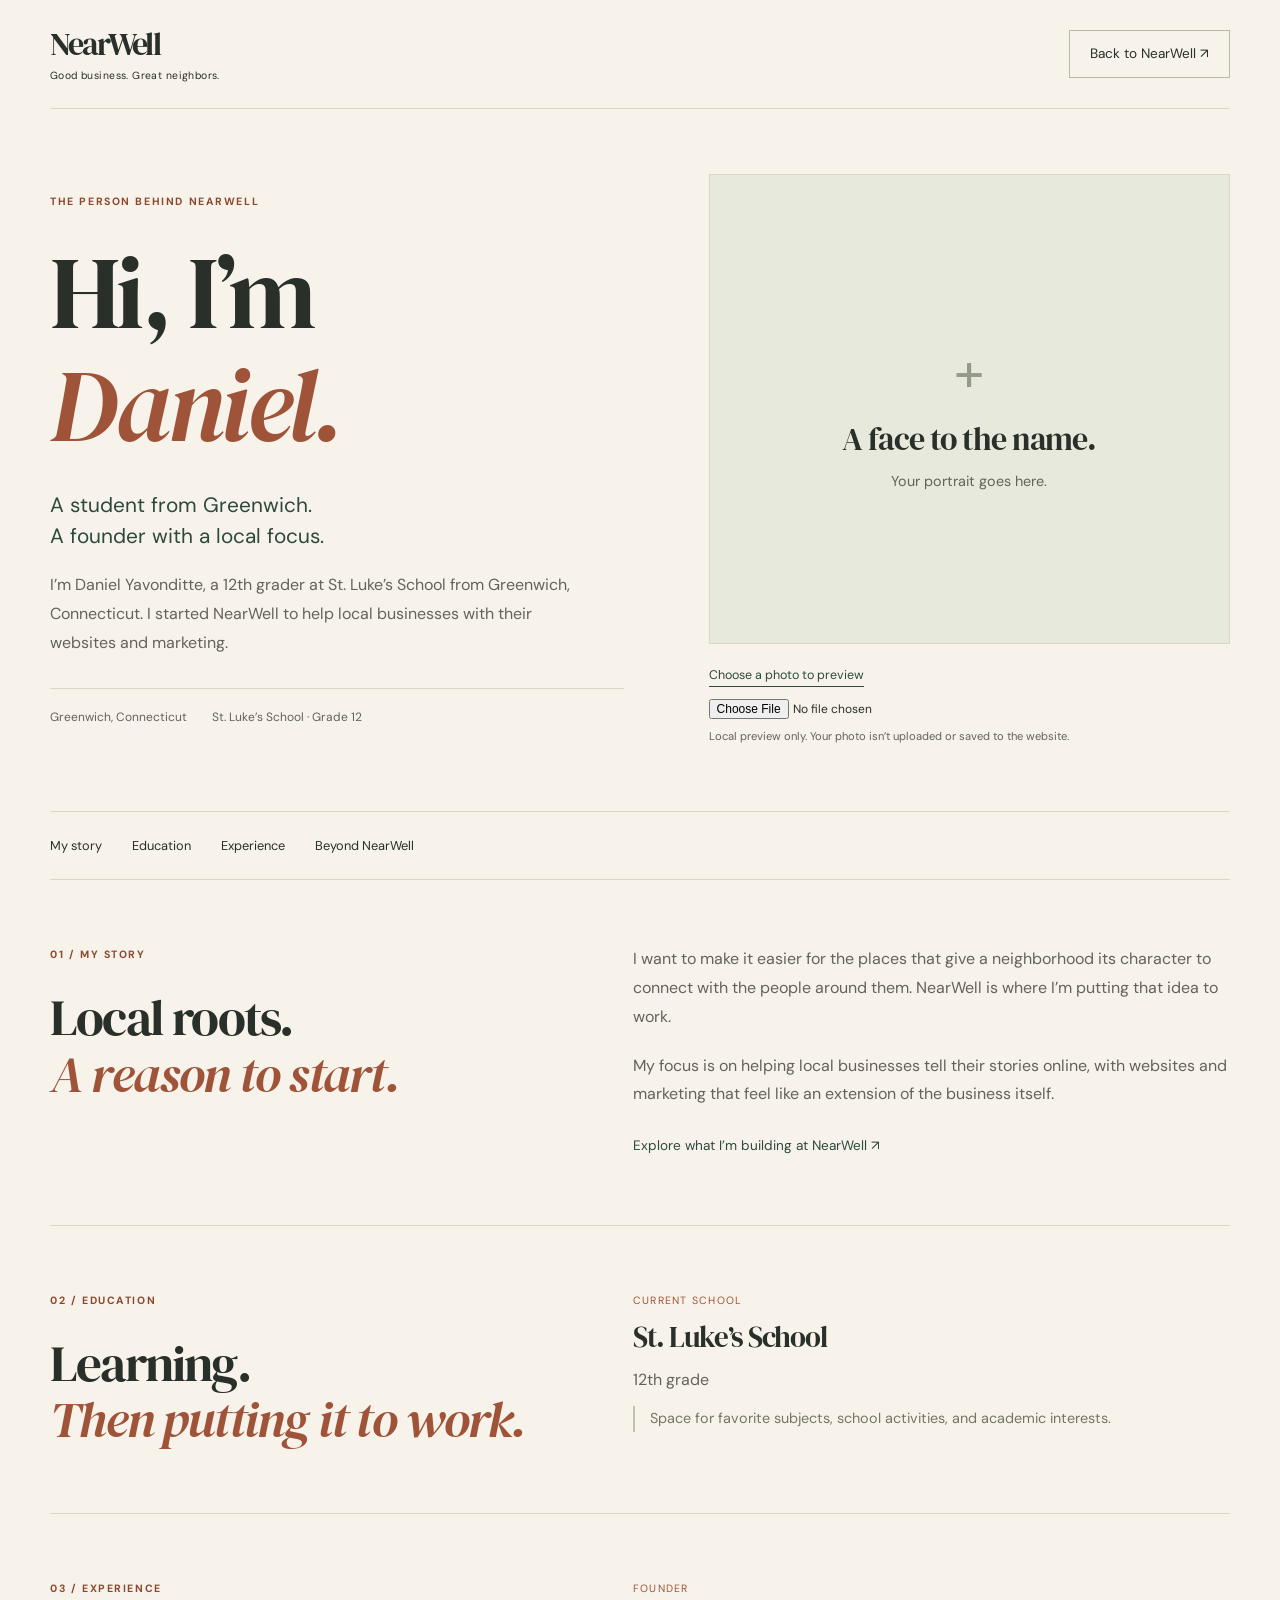
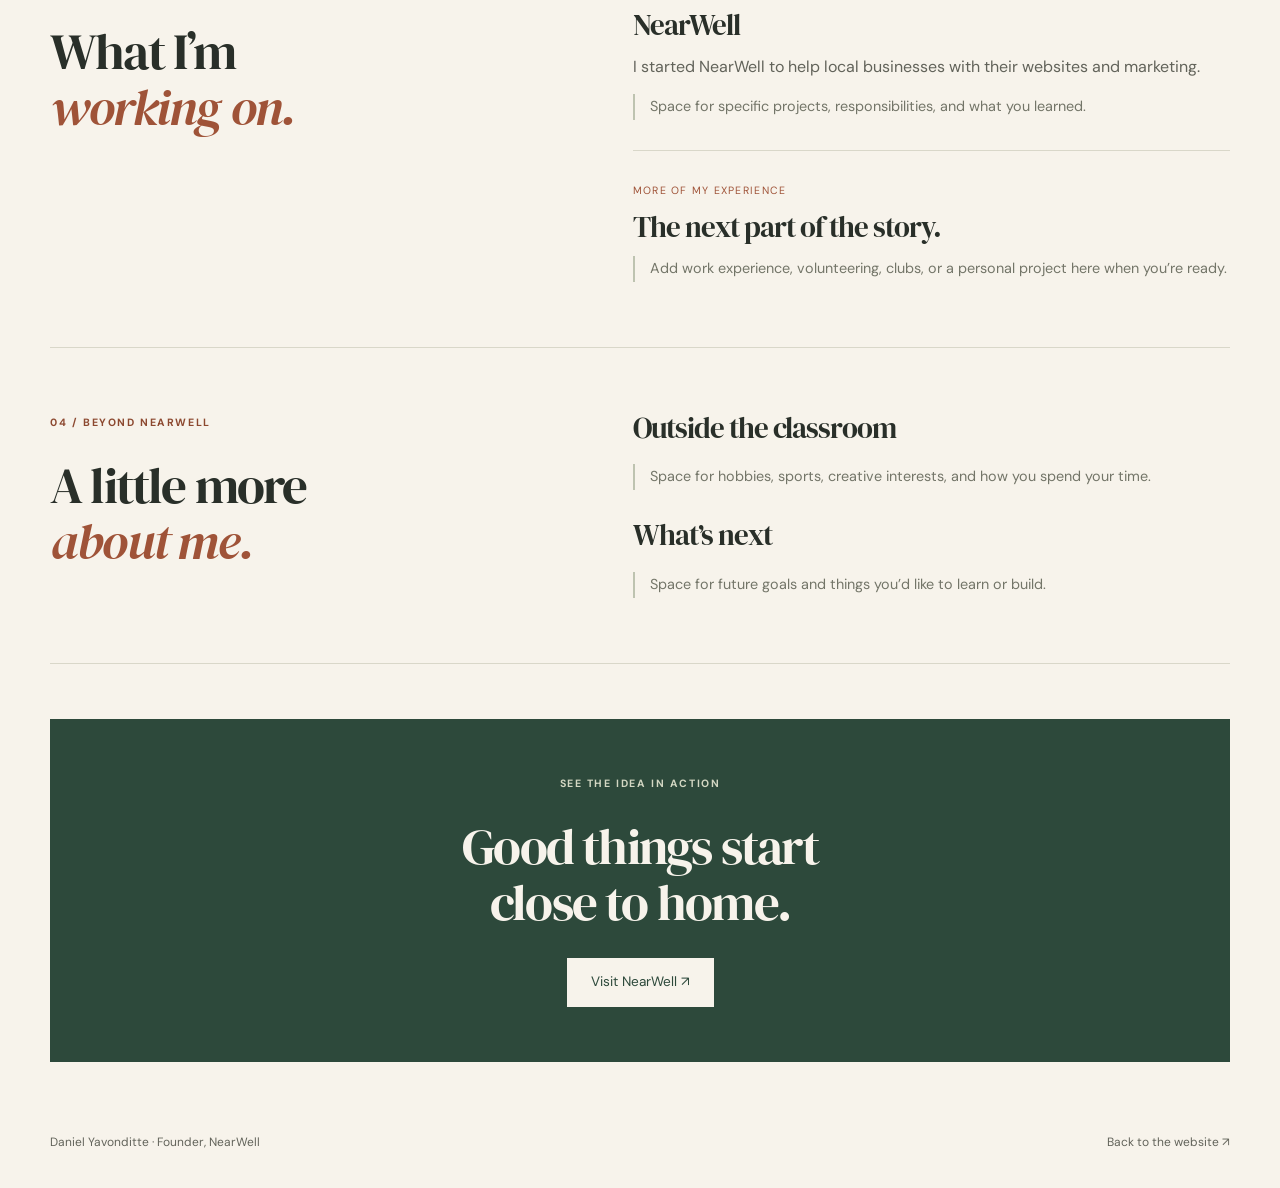
<file: index.html>
<!doctype html>
<html lang="en">
<head>
  <meta charset="utf-8">
  <meta name="viewport" content="width=device-width, initial-scale=1">
  <title>Daniel Yavonditte | About the founder of NearWell</title>
  <meta name="description" content="Meet Daniel Yavonditte, founder of NearWell, a Greenwich student at St. Luke’s School.">
  <link rel="preconnect" href="https://fonts.googleapis.com">
  <link rel="preconnect" href="https://fonts.gstatic.com" crossorigin>
  <link href="https://fonts.googleapis.com/css2?family=DM+Sans:wght@400;500;700&family=DM+Serif+Display:ital@0;1&display=swap" rel="stylesheet">
  <link rel="stylesheet" href="bio.css">
  <script src="bio.js" defer></script>
</head>
<body>
  <a class="skip" href="#main">Skip to content</a>
  <header class="bio-header">
    <a class="brand" href="nearwell.html">NearWell<span>Good business. Great neighbors.</span></a>
    <a class="back-link" href="nearwell.html">Back to NearWell ↗</a>
  </header>
  <main id="main">
    <section class="bio-hero">
      <div>
        <span class="eyebrow">The person behind NearWell</span>
        <h1>Hi, I’m<br><em>Daniel.</em></h1>
        <p class="intro">A student from Greenwich.<br>A founder with a local focus.</p>
        <p>I’m Daniel Yavonditte, a 12th grader at St. Luke’s School from Greenwich, Connecticut. I started NearWell to help local businesses with their websites and marketing.</p>
        <div class="quick-facts"><span>Greenwich, Connecticut</span><span>St. Luke’s School · Grade 12</span></div>
      </div>
      <figure class="portrait">
        <!-- Replace this placeholder with your approved portrait when ready. -->
        <div class="portrait-frame">
          <img id="portrait-preview" alt="Portrait of Daniel Yavonditte" hidden>
          <div id="portrait-placeholder"><span aria-hidden="true" class="portrait-symbol">+</span><h2>A face to the name.</h2><p>Your portrait goes here.</p></div>
        </div>
        <figcaption>
          <label class="photo-button" for="portrait-input">Choose a photo to preview</label>
          <input id="portrait-input" type="file" accept="image/jpeg,image/png,image/webp" class="file-input">
          <button id="remove-photo" type="button" hidden>Remove preview</button>
          <p id="photo-status" role="status">Local preview only. Your photo isn’t uploaded or saved to the website.</p>
        </figcaption>
      </figure>
    </section>
    <nav class="bio-nav" aria-label="Bio sections"><a href="#story">My story</a><a href="#education">Education</a><a href="#experience">Experience</a><a href="#interests">Beyond NearWell</a></nav>
    <section class="bio-section" id="story"><div><span class="eyebrow">01 / My story</span><h2>Local roots.<br><em>A reason to start.</em></h2></div><div><p>I want to make it easier for the places that give a neighborhood its character to connect with the people around them. NearWell is where I’m putting that idea to work.</p><p>My focus is on helping local businesses tell their stories online, with websites and marketing that feel like an extension of the business itself.</p><a class="text-link" href="nearwell.html">Explore what I’m building at NearWell ↗</a></div></section>
    <section class="bio-section" id="education"><div><span class="eyebrow">02 / Education</span><h2>Learning.<br><em>Then putting it to work.</em></h2></div><div><article class="entry"><span class="entry-label">Current school</span><h3>St. Luke’s School</h3><p>12th grade</p><p class="placeholder">Space for favorite subjects, school activities, and academic interests.</p><!-- Add Daniel’s subjects, activities, and achievements here. --></article></div></section>
    <section class="bio-section" id="experience"><div><span class="eyebrow">03 / Experience</span><h2>What I’m<br><em>working on.</em></h2></div><div><article class="entry"><span class="entry-label">Founder</span><h3>NearWell</h3><p>I started NearWell to help local businesses with their websites and marketing.</p><p class="placeholder">Space for specific projects, responsibilities, and what you learned.</p></article><article class="entry"><span class="entry-label">More of my experience</span><h3>The next part of the story.</h3><p class="placeholder">Add work experience, volunteering, clubs, or a personal project here when you’re ready.</p><!-- Add only confirmed experiences, dates, and results. --></article></div></section>
    <section class="bio-section" id="interests"><div><span class="eyebrow">04 / Beyond NearWell</span><h2>A little more<br><em>about me.</em></h2></div><div class="interest-grid"><article><h3>Outside the classroom</h3><p class="placeholder">Space for hobbies, sports, creative interests, and how you spend your time.</p></article><article><h3>What’s next</h3><p class="placeholder">Space for future goals and things you’d like to learn or build.</p></article></div></section>
    <section class="bio-outro"><span class="eyebrow">See the idea in action</span><h2>Good things start<br>close to home.</h2><a class="button" href="nearwell.html">Visit NearWell ↗</a></section>
  </main>
  <footer><span>Daniel Yavonditte · Founder, NearWell</span><a href="nearwell.html">Back to the website ↗</a></footer>
</body>
</html>
</file>
<file: bio.css>
:root{--cream:#f7f3eb;--green:#2d493b;--text:#292f29;--muted:#62635a;--line:#d9d7c9;--rust:#9f5338}*{box-sizing:border-box}html{scroll-behavior:smooth}body{margin:0;background:var(--cream);color:var(--text);font-family:'DM Sans',sans-serif;line-height:1.8}a{color:inherit;text-decoration:none}button,input{font:inherit}h1,h2,h3,p{margin:0}h1,h2,h3{font-family:'DM Serif Display',serif;font-weight:400;letter-spacing:-.035em;line-height:1.1}h1{font-size:clamp(4rem,8vw,7.8rem)}h2{font-size:clamp(2.5rem,4vw,3.8rem)}h3{font-size:1.8rem}em{color:var(--rust);font-weight:400}p{color:var(--muted);margin-top:20px}main,.bio-header,footer{width:min(1180px,calc(100% - 96px));margin:auto}.bio-header{padding:25px 0;border-bottom:1px solid var(--line);display:flex;align-items:center;justify-content:space-between;gap:25px}.brand{font-family:'DM Serif Display',serif;font-size:2rem;line-height:1.2;letter-spacing:-.06em}.brand span{display:block;font-family:'DM Sans',sans-serif;font-size:.65rem;letter-spacing:.04em;margin-top:7px}.back-link{font-size:.85rem;border:1px solid #b7b9aa;padding:11px 20px}.eyebrow{display:block;text-transform:uppercase;font-size:.66rem;letter-spacing:.15em;font-weight:700;color:#8c482f;margin-bottom:25px}.bio-hero{display:grid;grid-template-columns:1.1fr 1fr;gap:85px;align-items:center;padding:65px 0}.bio-hero .intro{font-size:1.3rem;color:var(--green);line-height:1.5;margin-top:28px}.bio-hero>div>p{max-width:530px}.quick-facts{border-top:1px solid var(--line);margin-top:30px;padding-top:18px;display:flex;flex-wrap:wrap;gap:8px 25px;font-size:.75rem;color:var(--muted)}.portrait{margin:0}.portrait-frame{height:470px;background:#e7e9dc;display:grid;place-items:center;overflow:hidden;border:1px solid var(--line)}#portrait-placeholder{text-align:center;padding:25px}#portrait-placeholder h2{font-size:2rem}.portrait-symbol{font-size:55px;color:#939b88;font-weight:400}#portrait-placeholder p{margin-top:12px;font-size:.9rem}.portrait-frame img{width:100%;height:100%;object-fit:cover;object-position:center}.portrait figcaption{padding-top:16px}.photo-button{display:inline-block;cursor:pointer;font-size:.78rem;border-bottom:1px solid var(--green);color:var(--green)}.file-input{display:block;width:100%;font-size:.75rem;margin-top:10px}.portrait figcaption p{font-size:.7rem;margin-top:8px;line-height:1.6}#remove-photo{border:0;background:none;text-decoration:underline;cursor:pointer;font-size:.75rem;color:var(--rust);margin-left:10px}.bio-nav{display:flex;gap:30px;padding:22px 0;border-block:1px solid var(--line);font-size:.8rem;flex-wrap:wrap}.bio-nav a:hover,.text-link:hover{text-decoration:underline;text-underline-offset:5px}.bio-section{display:grid;grid-template-columns:1fr 1.2fr;gap:85px;padding:65px 0;border-bottom:1px solid var(--line);scroll-margin-top:25px}.bio-section>div>p:first-child{margin-top:0}.text-link{display:inline-block;color:var(--green);font-size:.85rem;margin-top:25px}.entry+.entry{border-top:1px solid var(--line);padding-top:30px;margin-top:30px}.entry-label{display:block;font-size:.66rem;letter-spacing:.12em;text-transform:uppercase;color:var(--rust);margin-bottom:12px}.entry p{margin-top:12px}.placeholder{border-left:2px solid #bec3b0;padding-left:15px;color:#737568;font-size:.9rem}.interest-grid{display:grid;gap:30px}.bio-outro{background:var(--green);padding:55px;text-align:center;color:var(--cream);margin:55px 0}.bio-outro .eyebrow{color:#d3d7c3}.button{display:inline-block;background:var(--cream);color:var(--green);padding:12px 24px;margin-top:28px;font-size:.85rem}.button:hover{background:#e7e9dc}footer{display:flex;justify-content:space-between;gap:20px;padding:15px 0 35px;font-size:.75rem;color:var(--muted)}[hidden]{display:none!important}:focus-visible{outline:3px solid var(--rust);outline-offset:5px}.skip{position:absolute;top:-70px;background:var(--cream);padding:12px;z-index:5}.skip:focus{top:5px}@media(max-width:850px){main,.bio-header,footer{width:calc(100% - 40px)}.bio-hero{gap:35px}.portrait-frame{height:390px}.bio-section{gap:35px}}@media(max-width:600px){.bio-header{gap:15px}.back-link{font-size:.7rem;padding:9px 12px}.brand{font-size:1.8rem}.brand span{font-size:.55rem}.bio-hero,.bio-section{grid-template-columns:1fr;gap:30px;padding:40px 0}.portrait-frame{height:400px}.bio-nav{gap:15px 22px;font-size:.75rem}.bio-outro{padding:38px 20px;margin:35px 0}footer{flex-direction:column;gap:10px}.quick-facts{display:grid;gap:6px}}@media(prefers-reduced-motion:reduce){html{scroll-behavior:auto}}
</file>
